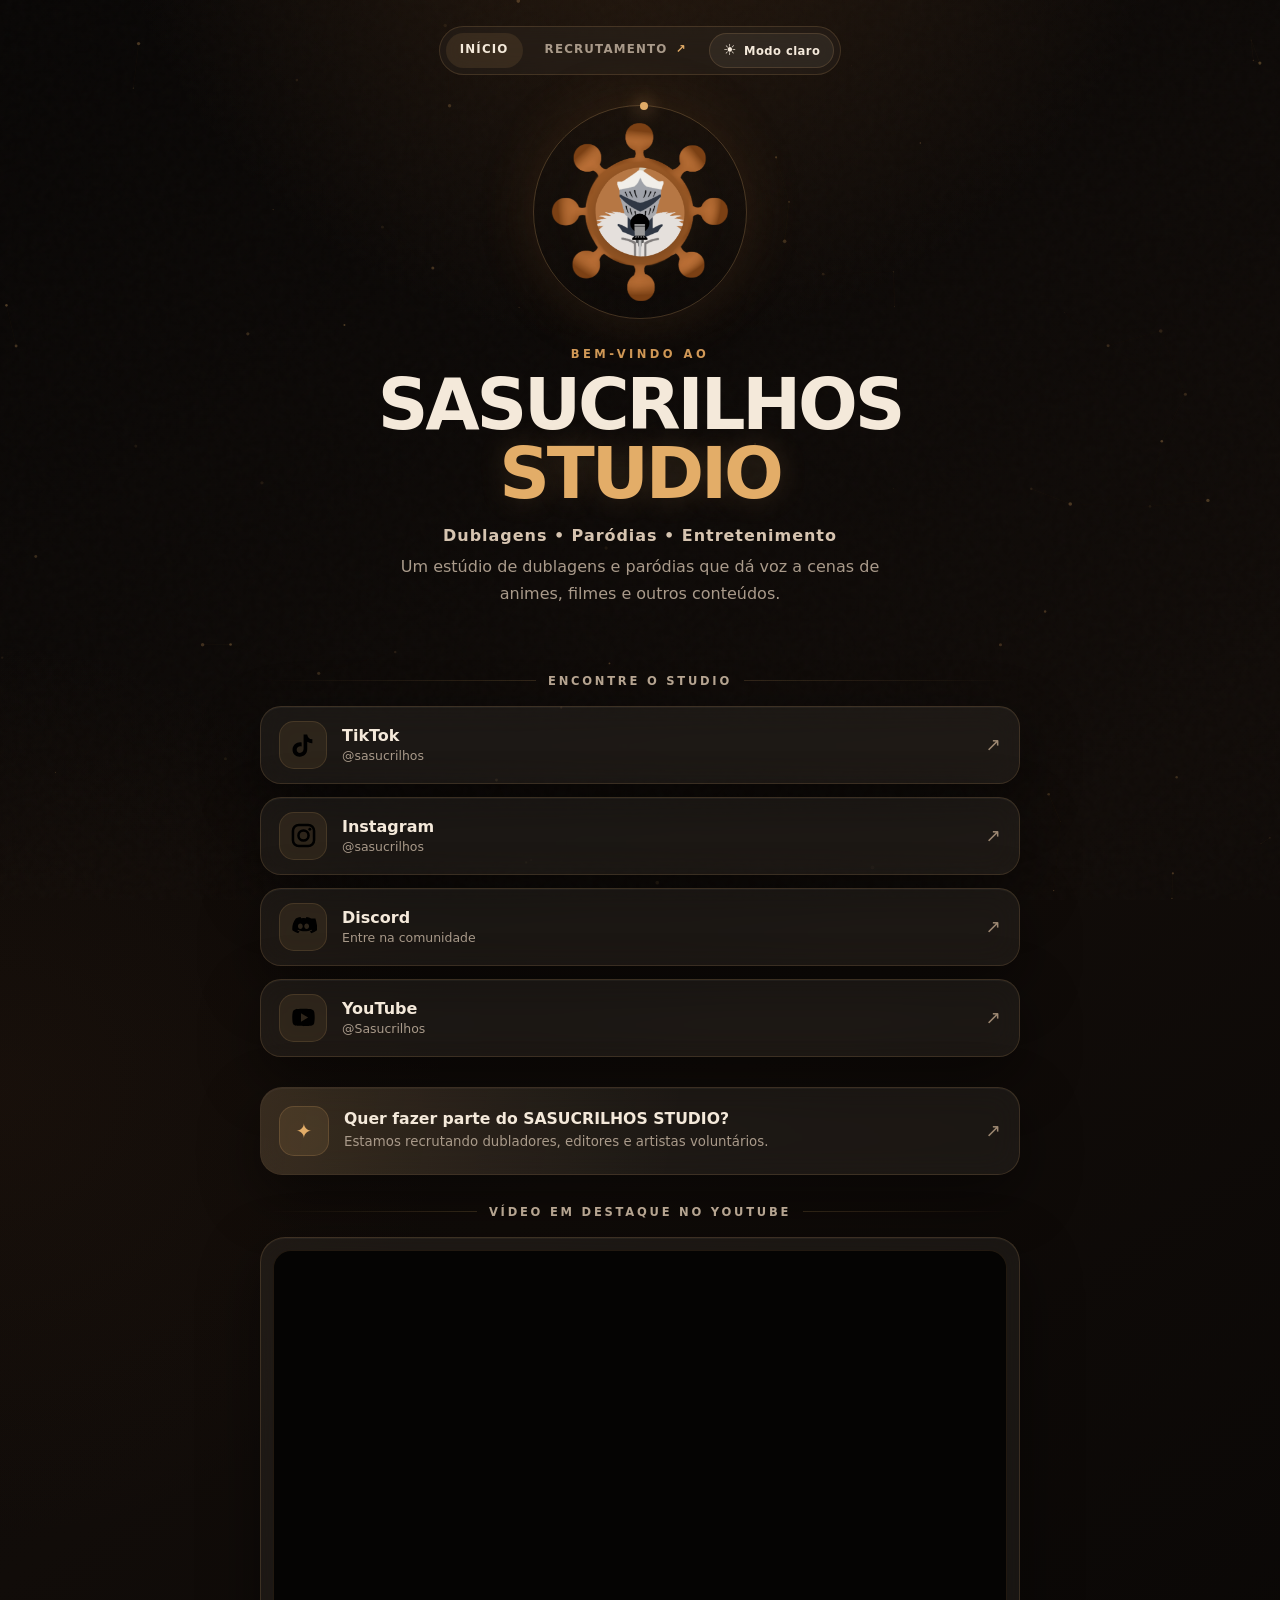
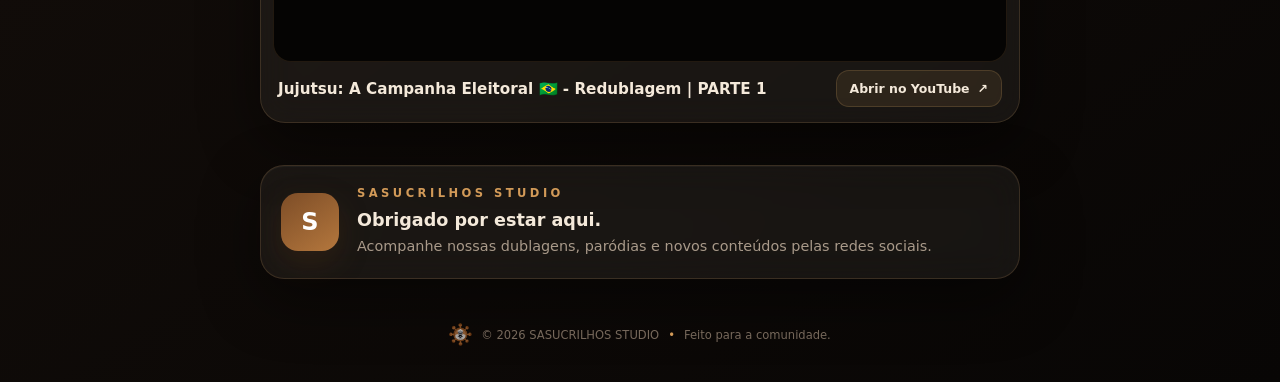
<file: index.html>
<!doctype html>
<html lang="pt-BR">
<head>
  <meta charset="utf-8">
  <meta name="viewport" content="width=device-width, initial-scale=1">
  <meta name="theme-color" content="#0b0908">
  <meta name="description" content="SASUCRILHOS STUDIO — canal de dublagens e paródias de animes, filmes e outros conteúdos.">
  <title>SASUCRILHOS STUDIO</title>
  <link rel="icon" href="assets/logo.png" type="image/png">
  <link rel="stylesheet" href="style.css">
</head>
<body>
  <div class="noise"></div>
  <canvas id="particles" aria-hidden="true"></canvas>

  <main class="page">
    <nav class="top-nav reveal" aria-label="Navegação principal">
      <a class="nav-link active sound-button" href="index.html">Início</a>
      <a class="nav-link nav-recruit sound-button" href="recrutamento.html">Recrutamento <span>↗</span></a>
      <button class="theme-toggle sound-button" id="theme-toggle" type="button" aria-label="Ativar modo claro" aria-pressed="false"><span class="theme-icon" aria-hidden="true">☀</span><span class="theme-label">Modo claro</span></button>
    </nav>

    <section class="hero reveal">
      <div class="logo-wrap" aria-label="Logo SASUCRILHOS STUDIO">
        <div class="logo-ring" aria-hidden="true"></div>
        <div class="logo-glow" aria-hidden="true"></div>
        <img class="logo-base" src="assets/logo-base.png" alt="" aria-hidden="true">
        <img class="logo-face" src="assets/logo-face.png" alt="Logo SASUCRILHOS STUDIO">
      </div>

      <p class="eyebrow">BEM-VINDO AO</p>
      <h1>SASUCRILHOS <span>STUDIO</span></h1>
      <p class="tagline">Dublagens • Paródias • Entretenimento</p>
      <p class="intro">Um estúdio de dublagens e paródias que dá voz a cenas de animes, filmes e outros conteúdos.</p>
    </section>

    <section class="links-section reveal" aria-labelledby="links-title">
      <div class="section-heading">
        <span class="line"></span>
        <h2 id="links-title">ENCONTRE O STUDIO</h2>
        <span class="line"></span>
      </div>

      <div class="social-grid">
        <a class="social-card glass sound-button" href="https://www.tiktok.com/@sasucrilhos" target="_blank" rel="noopener noreferrer">
          <span class="icon" aria-hidden="true"><img src="assets/icons/tiktok.svg" alt=""></span>
          <span class="social-copy"><b>TikTok</b><small>@sasucrilhos</small></span>
          <span class="arrow">↗</span>
        </a>

        <a class="social-card glass sound-button" href="https://www.instagram.com/sasucrilhos?igsi=MTN0dTJiZTJtNXhudg%3D%3D" target="_blank" rel="noopener noreferrer">
          <span class="icon" aria-hidden="true"><img src="assets/icons/instagram.svg" alt=""></span>
          <span class="social-copy"><b>Instagram</b><small>@sasucrilhos</small></span>
          <span class="arrow">↗</span>
        </a>

        <a class="social-card glass sound-button" href="https://discord.com/invite/tNzSMyUg7" target="_blank" rel="noopener noreferrer">
          <span class="icon" aria-hidden="true"><img src="assets/icons/discord.svg" alt=""></span>
          <span class="social-copy"><b>Discord</b><small>Entre na comunidade</small></span>
          <span class="arrow">↗</span>
        </a>

        <a class="social-card glass sound-button" href="https://www.youtube.com/@Sasucrilhos/videos" target="_blank" rel="noopener noreferrer">
          <span class="icon" aria-hidden="true"><img src="assets/icons/youtube.svg" alt=""></span>
          <span class="social-copy"><b>YouTube</b><small>@Sasucrilhos</small></span>
          <span class="arrow">↗</span>
        </a>
      </div>
    </section>

    <section class="recruit-cta reveal" aria-labelledby="recruit-title">
      <a class="recruit-card glass sound-button" href="recrutamento.html">
        <span class="recruit-icon" aria-hidden="true">✦</span>
        <span class="recruit-copy">
          <b id="recruit-title">Quer fazer parte do SASUCRILHOS STUDIO?</b>
          <small>Estamos recrutando dubladores, editores e artistas voluntários.</small>
        </span>
        <span class="arrow">↗</span>
      </a>
    </section>

    <section class="videos-section reveal" aria-labelledby="videos-title">
      <div class="section-heading">
        <span class="line"></span>
        <h2 id="videos-title">VÍDEO EM DESTAQUE NO YOUTUBE</h2>
        <span class="line"></span>
      </div>

      <div class="video-carousel glass" data-video-index="0">
        <div class="video-frame-wrap" id="youtube-player-wrap">
          <iframe 
            src="https://www.youtube.com/embed/OoDmiXOumMw" 
            title="Jujutsu: A Campanha Eleitoral 🇧🇷 - Redublagem | PARTE 1" 
            allow="accelerometer; autoplay; clipboard-write; encrypted-media; gyroscope; picture-in-picture; web-share" 
            allowfullscreen>
          </iframe>
        </div>

        <div class="video-caption">
          <div>
            <b id="video-title">Jujutsu: A Campanha Eleitoral 🇧🇷 - Redublagem | PARTE 1</b>
          </div>
          <a id="video-open" class="channel-button sound-button" href="https://youtu.be/OoDmiXOumMw?si=zlvFQ9Oa-ZXvdtJR" target="_blank" rel="noopener noreferrer">Abrir no YouTube <span>↗</span></a>
        </div>
      </div>
    </section>

    <section class="about reveal">
      <div class="about-card glass">
        <div class="about-mark">S</div>
        <div>
          <p class="eyebrow">SASUCRILHOS STUDIO</p>
          <h2>Obrigado por estar aqui.</h2>
          <p>Acompanhe nossas dublagens, paródias e novos conteúdos pelas redes sociais.</p>
        </div>
      </div>
    </section>

    <footer class="footer reveal">
      <img src="assets/logo.png" alt="" aria-hidden="true">
      <span>© <span id="year"></span> SASUCRILHOS STUDIO</span>
      <span class="footer-dot">•</span>
      <span>Feito para a comunidade.</span>
    </footer>
  </main>

  <div id="toast" class="toast" role="status" aria-live="polite"></div>
  <script src="script.js"></script>
</body>
</html>
</file>
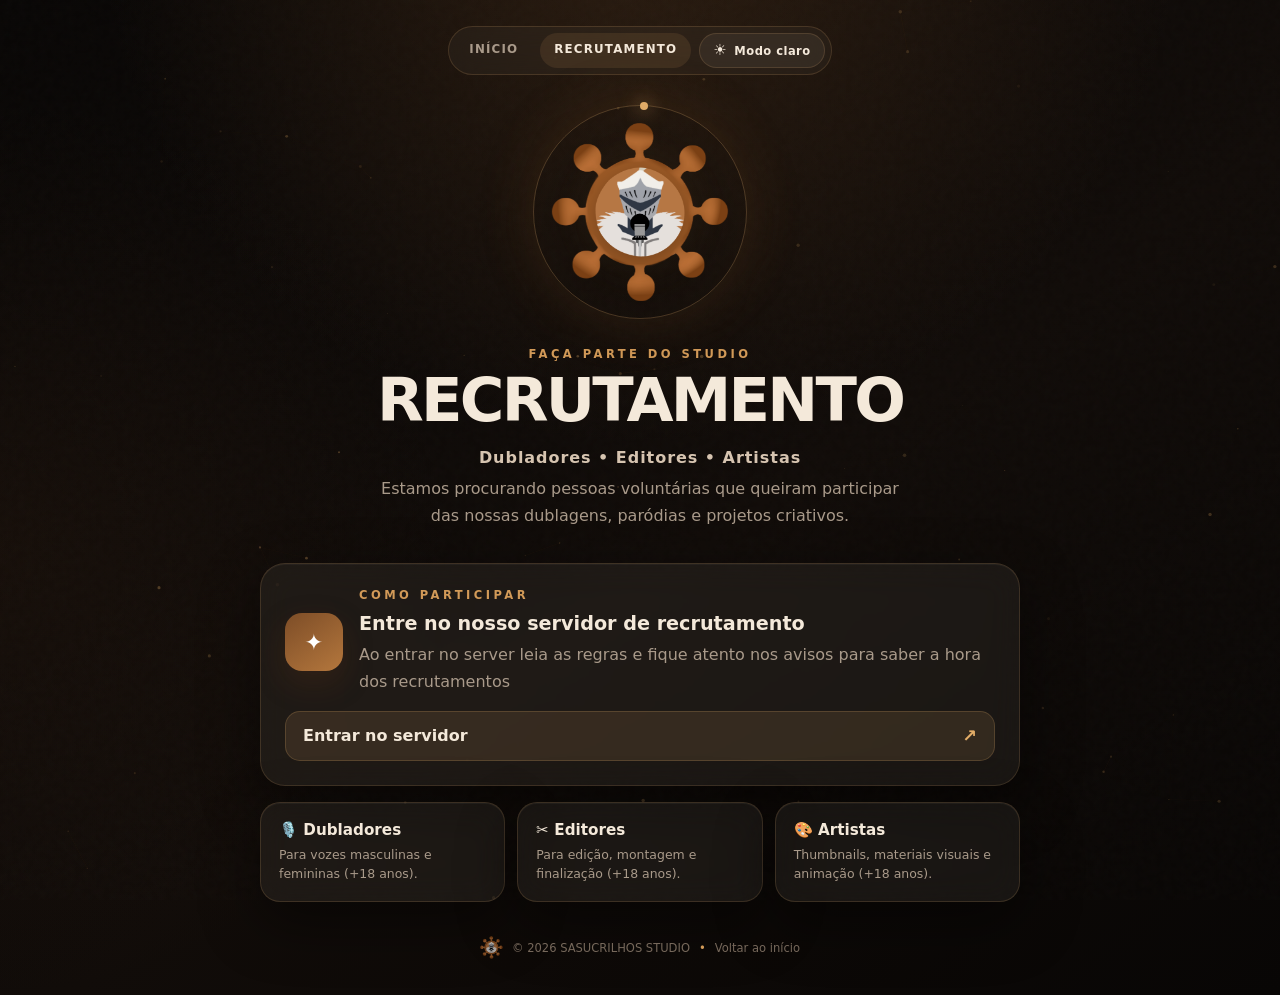
<file: recrutamento.html>
<!doctype html>
<html lang="pt-BR">
<head>
  <meta charset="utf-8">
  <meta name="viewport" content="width=device-width, initial-scale=1">
  <meta name="theme-color" content="#0b0908">
  <meta name="description" content="Recrutamento voluntário do SASUCRILHOS STUDIO para dubladores, editores e artistas.">
  <title>Recrutamento — SASUCRILHOS STUDIO</title>
  <link rel="icon" href="assets/logo.png" type="image/png">
  <link rel="stylesheet" href="style.css">
</head>
<body>
  <div class="noise"></div>
  <canvas id="particles" aria-hidden="true"></canvas>
  <main class="page recruitment-page">
    <nav class="top-nav reveal visible" aria-label="Navegação principal">
      <a class="nav-link" href="index.html">Início</a>
      <a class="nav-link active" href="recrutamento.html">Recrutamento</a>
      <button class="theme-toggle sound-button" id="theme-toggle" type="button" aria-label="Ativar modo claro" aria-pressed="false"><span class="theme-icon" aria-hidden="true">☀</span><span class="theme-label">Modo claro</span></button>
    </nav>

    <section class="recruit-hero reveal visible">
      <div class="logo-wrap">
        <div class="logo-ring"></div>
        <div class="logo-glow"></div>
        <img class="logo-base" src="assets/logo-base.png" alt="" aria-hidden="true">
        <img class="logo-face" src="assets/logo-face.png" alt="Logo SASUCRILHOS STUDIO">
      </div>
      <p class="eyebrow">FAÇA PARTE DO STUDIO</p>
      <h1>RECRUTAMENTO</h1>
      <p class="tagline">Dubladores • Editores • Artistas</p>
      <p class="intro">Estamos procurando pessoas voluntárias que queiram participar das nossas dublagens, paródias e projetos criativos.</p>
    </section>

    <section class="recruit-panel glass reveal visible">
      <div class="recruit-panel-mark">✦</div>
      <div>
        <p class="eyebrow">COMO PARTICIPAR</p>
        <h2>Entre no nosso servidor de recrutamento</h2>
        <p>Ao entrar no server leia as regras e fique atento nos avisos para saber a hora dos recrutamentos</p>
      </div>
      <a class="discord-recruit-button" href="https://discord.gg/ZZsx8qjg4y" target="_blank" rel="noopener noreferrer">
        <span>Entrar no servidor</span><span>↗</span>
      </a>
    </section>

    <section class="recruit-roles reveal visible" aria-label="Vagas voluntárias">
      <div class="role-card glass"><b>🎙️ Dubladores</b><span>Para vozes masculinas e femininas (+18 anos).</span></div>
      <div class="role-card glass"><b>✂️ Editores</b><span>Para edição, montagem e finalização (+18 anos).</span></div>
      <div class="role-card glass"><b>🎨 Artistas</b><span>Thumbnails, materiais visuais e animação (+18 anos).</span></div>
    </section>

    <footer class="footer reveal visible">
      <img src="assets/logo.png" alt="" aria-hidden="true">
      <span>© <span id="year"></span> SASUCRILHOS STUDIO</span>
      <span class="footer-dot">•</span>
      <a href="index.html" style="color:inherit;text-decoration:none">Voltar ao início</a>
    </footer>
  </main>
  <script src="script.js"></script>
</body>
</html>
</file>
<file: style.css>
:root {
  --bg: #090706;
  --bg-2: #110c09;
  --brown: #8e5b2f;
  --brown-light: #d29a58;
  --gold: #e3ad68;
  --cream: #f4e9da;
  --muted: #a99a8a;
  --glass: rgba(255, 245, 232, .055);
  --border: rgba(214, 166, 104, .18);
  --shadow: rgba(0, 0, 0, .45);
}

* { box-sizing: border-box; }
html { scroll-behavior: smooth; }
body {
  margin: 0;
  min-height: 100vh;
  color: var(--cream);
  background:
    radial-gradient(circle at 50% -10%, rgba(142, 91, 47, .25), transparent 34rem),
    radial-gradient(circle at 0% 55%, rgba(91, 54, 28, .12), transparent 28rem),
    linear-gradient(145deg, var(--bg), var(--bg-2) 55%, #080605);
  font-family: Inter, ui-sans-serif, system-ui, -apple-system, BlinkMacSystemFont, "Segoe UI", sans-serif;
  overflow-x: hidden;
}

.noise {
  position: fixed; inset: 0; z-index: 1; pointer-events: none; opacity: .035;
  background-image: url("data:image/svg+xml,%3Csvg viewBox='0 0 160 160' xmlns='http://www.w3.org/2000/svg'%3E%3Cfilter id='n'%3E%3CfeTurbulence type='fractalNoise' baseFrequency='.8' numOctaves='4' stitchTiles='stitch'/%3E%3C/filter%3E%3Crect width='100%25' height='100%25' filter='url(%23n)' opacity='.55'/%3E%3C/svg%3E");
}
#particles { position: fixed; inset: 0; z-index: 0; pointer-events: none; opacity: .72; }

.page { position: relative; z-index: 2; width: min(760px, calc(100% - 32px)); margin: 0 auto; padding: 26px 0 28px; }

.top-nav { display: flex; justify-content: center; gap: 8px; margin: 0 auto 18px; padding: 6px; width: fit-content; border: 1px solid var(--border); border-radius: 999px; background: rgba(255,245,232,.035); backdrop-filter: blur(14px); -webkit-backdrop-filter: blur(14px); }
.nav-link { color: #a99a8a; text-decoration: none; font-size: .74rem; font-weight: 800; letter-spacing: .1em; text-transform: uppercase; padding: 9px 14px; border-radius: 999px; transition: .25s ease; }
.nav-link:hover, .nav-link.active { color: var(--cream); background: rgba(227,173,104,.11); }
.nav-recruit span { color: var(--gold); margin-left: 3px; }

.hero { text-align: center; padding: 12px 0 48px; }
.logo-wrap { position: relative; width: 214px; height: 214px; margin: 0 auto 28px; display: grid; place-items: center; }
.logo-ring { position: absolute; inset: 0; border: 1px solid rgba(214,166,104,.28); border-radius: 50%; box-shadow: 0 0 55px rgba(142,91,47,.22); animation: orbitCounterClockwise 12s linear infinite; transform-origin: center; }
.logo-ring::after { content: ""; position: absolute; width: 8px; height: 8px; top: -4px; left: 50%; border-radius: 50%; background: var(--gold); box-shadow: 0 0 18px var(--gold); }
.logo-base { position: absolute; z-index: 1; width: 178px; height: 178px; object-fit: contain; animation: logoBaseSpin 42s linear infinite; transform-origin: center; will-change: transform; filter: drop-shadow(0 12px 24px rgba(0,0,0,.3)); }
.logo-face { position: absolute; z-index: 3; width: 89px; height: 89px; object-fit: contain; left: 50%; top: 50%; transform: translate(-50%, -50%); filter: drop-shadow(0 5px 10px rgba(0,0,0,.24)); }
.logo-glow { position: absolute; z-index: 0; width: 155px; height: 155px; border-radius: 50%; background: radial-gradient(circle, rgba(227,173,104,.20), transparent 68%); filter: blur(10px); animation: glowPulse 5.8s ease-in-out infinite; }
.eyebrow { margin: 0 0 10px; color: var(--brown-light); font-size: .72rem; letter-spacing: .3em; font-weight: 800; }
h1 { margin: 0; font-size: clamp(2.15rem, 7vw, 4.4rem); line-height: .98; letter-spacing: -.045em; font-weight: 900; }
h1 span { color: var(--gold); text-shadow: 0 0 28px rgba(227,173,104,.18); }
.tagline { margin: 17px 0 8px; font-weight: 700; color: #d6c4b0; letter-spacing: .06em; }
.intro { margin: 0 auto; max-width: 520px; color: var(--muted); line-height: 1.7; }

.stat { min-width: 128px; padding: 14px 20px; border-radius: 18px; }
.stat strong { display: block; font-size: 1.45rem; color: var(--gold); }
.stat span { color: var(--muted); font-size: .72rem; text-transform: uppercase; letter-spacing: .15em; }

.glass { background: var(--glass); border: 1px solid var(--border); box-shadow: 0 20px 60px var(--shadow), inset 0 1px rgba(255,255,255,.04); backdrop-filter: blur(16px); -webkit-backdrop-filter: blur(16px); }

.links-section { padding: 18px 0 12px; }
.section-heading { display: flex; align-items: center; gap: 12px; margin-bottom: 18px; }
.section-heading h2 { margin: 0; font-size: .72rem; letter-spacing: .24em; color: #bba995; white-space: nowrap; }
.line { height: 1px; flex: 1; background: linear-gradient(90deg, transparent, var(--border)); }
.line:last-child { transform: rotate(180deg); }

.social-grid { display: grid; gap: 13px; }
.social-card { position: relative; display: flex; align-items: center; gap: 15px; min-height: 78px; padding: 14px 18px; border-radius: 21px; color: var(--cream); text-decoration: none; overflow: hidden; transition: transform .28s ease, border-color .28s ease, background .28s ease, box-shadow .28s ease; }
.social-card::before { content: ""; position: absolute; inset: 0; background: linear-gradient(100deg, rgba(227,173,104,.10), transparent 45%); opacity: 0; transition: opacity .28s ease; }
.social-card:hover { transform: translateY(-4px) scale(1.008); border-color: rgba(227,173,104,.42); box-shadow: 0 25px 65px rgba(0,0,0,.5), 0 0 35px rgba(142,91,47,.09); }
.social-card:hover::before { opacity: 1; }
.icon { position: relative; z-index: 1; width: 48px; height: 48px; flex: 0 0 48px; display: grid; place-items: center; border-radius: 15px; background: rgba(227,173,104,.09); border: 1px solid rgba(227,173,104,.14); color: var(--gold); overflow: hidden; }
.icon img { width: 27px; height: 27px; object-fit: contain; display: block; }
.social-copy { position: relative; z-index: 1; display: grid; gap: 3px; min-width: 0; }
.social-copy b { font-size: 1rem; }
.social-copy small { color: var(--muted); font-size: .78rem; overflow: hidden; text-overflow: ellipsis; }
.arrow { position: relative; z-index: 1; margin-left: auto; color: #9d8872; font-size: 1.15rem; transition: transform .25s ease, color .25s ease; }
.social-card:hover .arrow { transform: translate(3px,-3px); color: var(--gold); }

.recruit-cta { padding: 18px 0 0; }
.recruit-card { position: relative; display: flex; align-items: center; gap: 15px; min-height: 88px; padding: 16px 18px; border-radius: 22px; color: var(--cream); text-decoration: none; overflow: hidden; transition: transform .28s ease, border-color .28s ease, background .28s ease, box-shadow .28s ease; }
.recruit-card::before { content: ""; position: absolute; inset: 0; background: linear-gradient(100deg, rgba(227,173,104,.13), transparent 55%); opacity: 1; }
.recruit-card:hover { transform: translateY(-4px); border-color: rgba(227,173,104,.45); box-shadow: 0 25px 65px rgba(0,0,0,.5), 0 0 35px rgba(142,91,47,.12); }
.recruit-icon { position: relative; z-index: 1; width: 50px; height: 50px; flex: 0 0 50px; display: grid; place-items: center; border-radius: 15px; background: rgba(227,173,104,.11); border: 1px solid rgba(227,173,104,.18); color: var(--gold); font-size: 1.25rem; }
.recruit-copy { position: relative; z-index: 1; display: grid; gap: 4px; }
.recruit-copy b { font-size: .98rem; }
.recruit-copy small { color: var(--muted); line-height: 1.45; }

.about { padding: 34px 0 10px; }
.about-card { display: flex; align-items: center; gap: 18px; padding: 20px; border-radius: 24px; }
.about-mark { flex: 0 0 58px; width: 58px; height: 58px; display: grid; place-items: center; border-radius: 17px; background: linear-gradient(145deg, #7d4d27, #b4773d); color: white; font-size: 1.5rem; font-weight: 900; box-shadow: 0 12px 30px rgba(90,50,20,.3); }
.about-card h2 { margin: 0 0 5px; font-size: 1.1rem; }
.about-card p:last-child { margin: 0; color: var(--muted); line-height: 1.6; font-size: .9rem; }

.footer { display: flex; justify-content: center; align-items: center; gap: 9px; padding: 34px 0 8px; color: #76685b; font-size: .72rem; text-align: center; }
.footer img { width: 23px; height: 23px; object-fit: contain; border-radius: 50%; opacity: .72; }
.footer-dot { color: var(--brown-light); }

.toast { position: fixed; left: 50%; bottom: 22px; z-index: 10; transform: translate(-50%, 18px); opacity: 0; pointer-events: none; padding: 10px 15px; border: 1px solid var(--border); border-radius: 999px; background: rgba(15,10,8,.9); color: #dfc8ad; font-size: .78rem; backdrop-filter: blur(14px); transition: .3s ease; }
.toast.show { opacity: 1; transform: translate(-50%, 0); }

.reveal { opacity: 0; transform: translateY(22px); transition: opacity .75s ease, transform .75s cubic-bezier(.2,.8,.2,1); }
.reveal.visible { opacity: 1; transform: translateY(0); }

@keyframes logoFloat { 0%,100% { transform: translateY(0) rotate(-.4deg); } 50% { transform: translateY(-11px) rotate(.4deg); } }
@keyframes logoBreath { 0%,100% { transform: scale(1); } 50% { transform: scale(1.018); } }
@keyframes logoMotion {
  0%,100% { transform: translate3d(0,0,0) rotateZ(-1deg) rotateY(0deg) scale(1); }
  25% { transform: translate3d(3px,-7px,0) rotateZ(1deg) rotateY(3deg) scale(1.012); }
  50% { transform: translate3d(0,-12px,0) rotateZ(-.5deg) rotateY(-2deg) scale(1.025); }
  75% { transform: translate3d(-3px,-6px,0) rotateZ(1deg) rotateY(3deg) scale(1.012); }
}
@keyframes glowPulse { 0%,100% { opacity: .55; transform: scale(.92); } 50% { opacity: .95; transform: scale(1.08); } }
@keyframes spin { to { transform: rotate(360deg); } }
@keyframes logoBaseSpin { from { transform: rotate(0deg); } to { transform: rotate(360deg); } }
@keyframes orbitCounterClockwise { from { transform: rotate(0deg); } to { transform: rotate(-360deg); } }

@media (max-width: 560px) {
  .page { width: min(100% - 22px, 760px); padding-top: 18px; }
  .top-nav { margin-bottom: 10px; }
  .logo-wrap { width: 180px; height: 180px; margin-bottom: 22px; }
  .logo-base { width: 150px; height: 150px; }
  .logo-face { width: 75px; height: 75px; }
  .logo-glow { width: 130px; height: 130px; }
  .recruit-hero .logo-wrap { width: 180px; height: 180px; margin-bottom: 22px; }
  .recruit-hero .logo-base { width: 150px; height: 150px; }
  .recruit-hero .logo-face { width: 75px; height: 75px; }
  .recruit-hero .logo-glow { width: 130px; height: 130px; }
  .hero { padding-bottom: 30px; }
    .stat { min-width: 112px; padding: 12px 14px; }
  .social-card { min-height: 72px; padding: 12px 14px; }
  .icon { width: 44px; height: 44px; flex-basis: 44px; }
  .about-card { align-items: flex-start; }
  .recruit-card { align-items: flex-start; }
  .recruit-icon { width: 44px; height: 44px; flex-basis: 44px; }
  .nav-link { padding: 8px 11px; font-size: .68rem; }
  .footer { flex-wrap: wrap; }
}

@media (prefers-reduced-motion: reduce) {
  *, *::before, *::after { animation-duration: .01ms !important; animation-iteration-count: 1 !important; scroll-behavior: auto !important; transition-duration: .01ms !important; }
}


/* Página de recrutamento */
.recruitment-page { max-width: 760px; }
/* Reutiliza o mesmo conjunto de camadas e dimensões da logo da página inicial. */
.recruit-hero .logo-wrap { width: 214px; height: 214px; margin: 0 auto 28px; }
.recruit-hero .logo-base { width: 178px; height: 178px; }
.recruit-hero .logo-face { width: 89px; height: 89px; }
.recruit-hero .logo-glow { width: 155px; height: 155px; }
.recruit-hero { text-align: center; padding: 12px 0 34px; }
.recruit-hero h1 { font-size: clamp(2rem, 6vw, 3.8rem); }
.recruit-panel { display: grid; grid-template-columns: auto 1fr; gap: 16px; align-items: center; padding: 24px; border-radius: 25px; }
.recruit-panel-mark { width: 58px; height: 58px; display: grid; place-items: center; border-radius: 17px; background: linear-gradient(145deg, #7d4d27, #b4773d); color: white; font-size: 1.4rem; box-shadow: 0 12px 30px rgba(90,50,20,.3); }
.recruit-panel h2 { margin: 0 0 7px; font-size: 1.2rem; }
.recruit-panel p:not(.eyebrow) { margin: 0; color: var(--muted); line-height: 1.65; }
.discord-recruit-button { grid-column: 1 / -1; display: flex; justify-content: space-between; align-items: center; gap: 12px; padding: 14px 17px; border-radius: 15px; background: rgba(227,173,104,.12); border: 1px solid rgba(227,173,104,.2); color: var(--cream); text-decoration: none; font-weight: 800; transition: .25s ease; }
.discord-recruit-button:hover { transform: translateY(-2px); border-color: rgba(227,173,104,.5); background: rgba(227,173,104,.17); }
.discord-recruit-button span:last-child { color: var(--gold); font-size: 1.1rem; }
.recruit-roles { display: grid; grid-template-columns: repeat(3, 1fr); gap: 12px; padding-top: 16px; }
.role-card { display: grid; gap: 7px; padding: 18px; border-radius: 20px; }
.role-card b { font-size: .95rem; }
.role-card span { color: var(--muted); font-size: .78rem; line-height: 1.5; }
@media (max-width: 620px) {
  .recruit-panel { grid-template-columns: 1fr; }
  .recruit-panel-mark { width: 52px; height: 52px; }
  .recruit-roles { grid-template-columns: 1fr; }
}

/* Roda de vídeos do YouTube */
.videos-section { padding: 30px 0 8px; }
.video-carousel { padding: 12px; border-radius: 25px; overflow: hidden; }
.video-frame-wrap { position: relative; width: 100%; aspect-ratio: 16 / 9; overflow: hidden; border-radius: 18px; background: #050403; border: 1px solid rgba(227,173,104,.13); }
.video-frame-wrap iframe, .youtube-player { width: 100%; height: 100%; border: 0; display: block; }
.youtube-player { min-height: 100%; }
.video-caption { display: flex; align-items: center; justify-content: space-between; gap: 14px; padding: 8px 5px 3px; }
.video-caption div { display: grid; gap: 4px; }
.video-caption b { font-size: .95rem; }
.video-caption small { color: var(--muted); line-height: 1.45; }
.channel-button { display: inline-flex; align-items: center; gap: 8px; flex: 0 0 auto; padding: 10px 13px; border-radius: 13px; background: rgba(227,173,104,.1); border: 1px solid rgba(227,173,104,.18); color: var(--cream); text-decoration: none; font-size: .78rem; font-weight: 800; transition: .22s ease; }
.channel-button:hover { transform: translateY(-2px); border-color: rgba(227,173,104,.5); color: var(--gold); }
@media (max-width: 560px) {
  .video-caption { align-items: flex-start; flex-direction: column; }
  .channel-button { width: 100%; justify-content: center; }
}

/* Alternância de tema: claro (branco e laranja) */
.theme-toggle {
  display: inline-flex; align-items: center; justify-content: center; gap: 7px;
  padding: 9px 13px; border: 1px solid var(--border); border-radius: 999px;
  background: var(--glass); color: var(--cream); font: inherit; font-size: .72rem;
  font-weight: 800; letter-spacing: .04em; cursor: pointer; white-space: nowrap;
  transition: background .25s ease, color .25s ease, border-color .25s ease, transform .25s ease;
}
.theme-toggle:hover { transform: translateY(-1px); border-color: var(--gold); }
.theme-toggle:focus-visible { outline: 2px solid var(--gold); outline-offset: 3px; }
.theme-toggle .theme-icon { font-size: .95rem; line-height: 1; }

body.light-mode {
  --bg: #ffffff;
  --bg-2: #fffdfb;
  --brown: #b95f20;
  --brown-light: #c96b27;
  --gold: #e87524;
  --cream: #382316;
  --muted: #775b49;
  --glass: rgba(255, 255, 255, .78);
  --border: rgba(202, 105, 38, .24);
  --shadow: rgba(111, 65, 30, .12);
  color-scheme: light;
  background: linear-gradient(145deg, #ffffff 0%, #ffffff 62%, #fffaf6 100%);
}
body.light-mode .noise { opacity: .012; }
body.light-mode #particles { opacity: .95; }
body.light-mode .top-nav { background: rgba(255,255,255,.72); }
body.light-mode .nav-link { color: #875f43; }
body.light-mode .nav-link:hover,
body.light-mode .nav-link.active { color: #6b3515; background: rgba(232,117,36,.13); }
body.light-mode .tagline { color: #77543b; }
body.light-mode .section-heading h2 { color: #8b6347; }
body.light-mode .arrow { color: #a56b40; }
body.light-mode .footer { color: #8d705a; }
body.light-mode .toast { background: rgba(255,250,244,.96); color: #613a20; }
body.light-mode .social-card:hover,
body.light-mode .recruit-card:hover { box-shadow: 0 18px 45px rgba(126,75,36,.13); }
body.light-mode .video-frame-wrap { border-color: rgba(202,105,38,.22); }
body.light-mode .discord-recruit-button,
body.light-mode .channel-button { color: #59351e; }
@media (max-width: 480px) {
  .top-nav { gap: 4px; }
  .nav-link { padding: 9px 10px; }
  .theme-toggle { padding: 9px 10px; }
  .theme-toggle .theme-label { display: none; }
}
</file>
